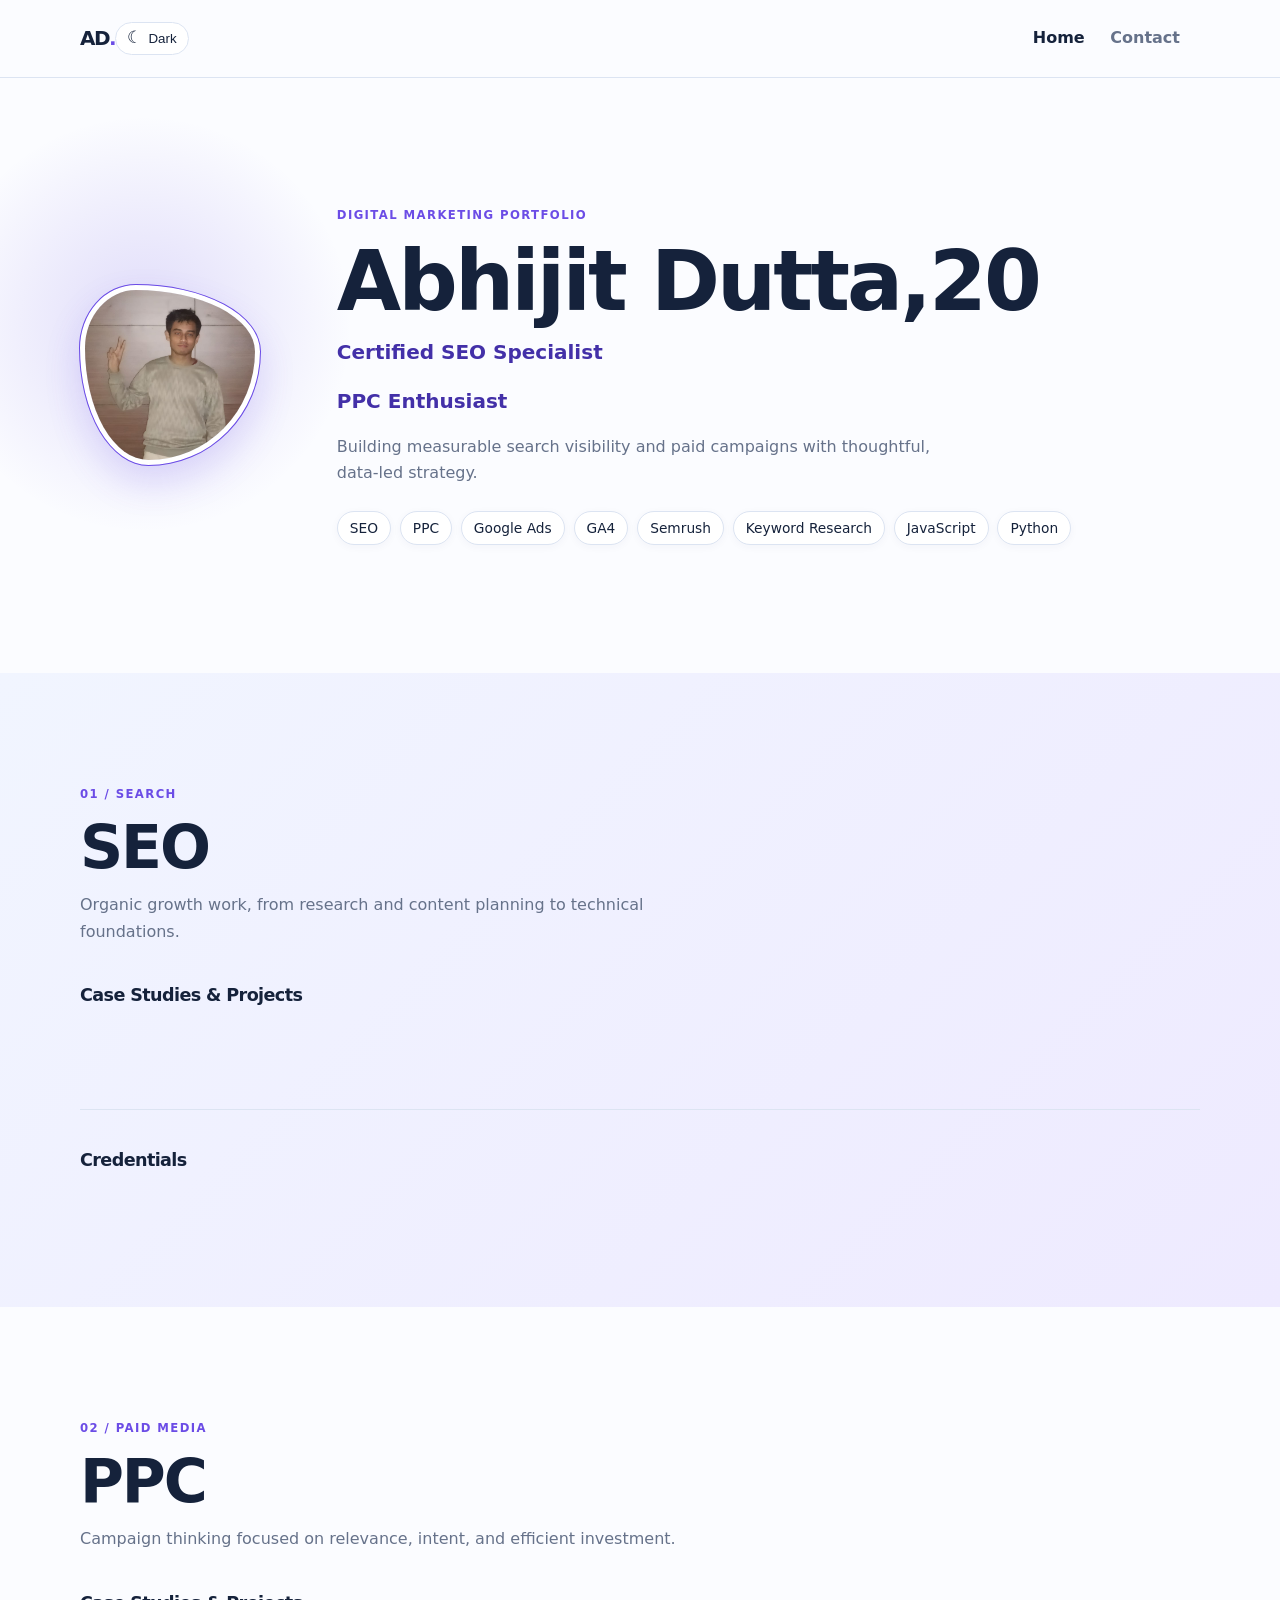
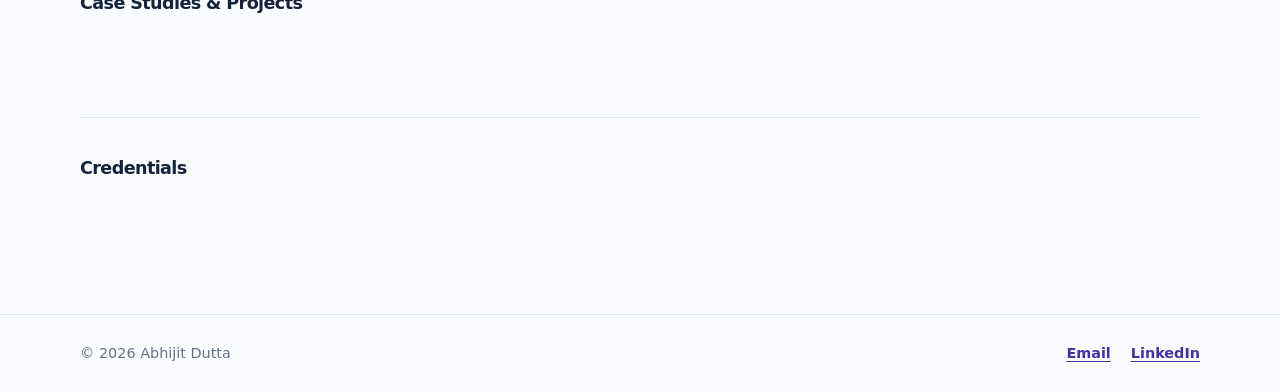
<file: index.html>
<!doctype html>
<html lang="en">

<head>
  <meta charset="UTF-8" />
  <meta name="viewport" content="width=device-width, initial-scale=1.0" />
  <meta name="description" content="Abhijit Dutta — SEO and PPC specialist portfolio." />
  <title>Abhijit Dutta | SEO & PPC</title>
  <link rel="stylesheet" href="css/style.css" />
  <script src="js/main.js" defer></script>
</head>

<body>
  <header class="site-header">
    <div class="container nav-wrap">
      <a class="brand" href="index.html" aria-label="Abhijit Dutta home">AD<span>.</span></a>
      <div class="header-actions">
        <button class="theme-toggle" type="button" aria-label="Switch to dark mode" aria-pressed="false"><span
            class="theme-icon" aria-hidden="true">☾</span><span class="theme-label">Dark</span></button>
        <button class="nav-toggle" type="button" aria-expanded="false" aria-controls="primary-nav">
          <span class="sr-only">Open navigation</span><span></span><span></span>
        </button>
      </div>
      <nav id="primary-nav" class="primary-nav" aria-label="Primary navigation">
        <a class="active" href="index.html">Home</a>
        <a href="contact.html">Contact</a>
      </nav>
    </div>
  </header>

  <main>
    <section class="hero container" aria-labelledby="page-title">
      <div class="profile-image-wrap">
        <img src="assets/pic_abhi.jpeg" alt="Abhijit Dutta" class="profile-image" />
      </div>
      <div class="hero-content">
        <p class="eyebrow">Digital Marketing Portfolio</p>
        <h1 id="page-title">Abhijit Dutta,20</h1>
        <p class="hero-title">Certified SEO Specialist</p>
        <p class="hero-title">PPC Enthusiast</p>
        <!--<p class="hero-title">SEO &amp; PPC Specialist</p>-->
        <p class="hero-intro">Building measurable search visibility and paid campaigns with thoughtful, data-led
          strategy.</p>
        <ul class="skill-list" aria-label="Skills">
          <li>SEO</li>
          <li>PPC</li>
          <li>Google Ads</li>
          <li>GA4</li>
          <li>Semrush</li>
          <li>Keyword Research</li>
          <li>JavaScript</li>
          <li>Python</li>


        </ul>
      </div>
    </section>

    <section class="expertise-section seo-section" id="seo" aria-labelledby="seo-title">
      <div class="container">
        <div class="section-heading">
          <p class="eyebrow">01 / Search</p>
          <h2 id="seo-title">SEO</h2>
          <p>Organic growth work, from research and content planning to technical foundations.</p>
        </div>
        <div class="subsection">
          <h3>Case Studies &amp; Projects</h3>
          <div class="card-grid">
            <!--  SEO CASE STUDIES AND PROJECTS
            <article class="card project-card">
              <p class="card-label">Case Study 01</p>
              <h4>Organic Growth Strategy</h4>
              <p>A placeholder overview of research, prioritisation, and a measurable search-growth opportunity.</p><a
                href="#">View More <span aria-hidden="true">→</span></a>
            </article>
            <article class="card project-card">
              <p class="card-label">Case Study 02</p>
              <h4>Technical SEO Audit</h4>
              <p>A concise placeholder for a site audit, key findings, and recommendations for improvement.</p><a
                href="#">View More <span aria-hidden="true">→</span></a>
            </article>
            <article class="card project-card">
              <p class="card-label">Case Study 03</p>
              <h4>Content Opportunity Map</h4>
              <p>A placeholder summary of keyword clustering and a content plan built around intent.</p><a href="#">View
                More <span aria-hidden="true">→</span></a>
            </article>-->
          </div>
        </div>
        <div class="subsection credentials">
          <h3>Credentials</h3>
          <div class="card-grid credential-grid">
            <!-- SEO CERTIFICATES 
            <article class="card credential-card"><img src="assets/images/cert-placeholder.jpg"
                alt="Certificate placeholder" />
              <div>
                <p class="card-label">Issuing Body</p>
                <h4>SEO Certificate Title</h4><a href="#">View More <span aria-hidden="true">→</span></a>
              </div>
            </article>
            <article class="card credential-card"><img src="assets/images/cert-placeholder.jpg"
                alt="Certificate placeholder" />
              <div>
                <p class="card-label">Issuing Body</p>
                <h4>Technical SEO Certificate</h4><a href="#">View More <span aria-hidden="true">→</span></a>
              </div>
            </article>
            <article class="card credential-card"><img src="assets/images/cert-placeholder.jpg"
                alt="Certificate placeholder" />
              <div>
                <p class="card-label">Issuing Body</p>
                <h4>Analytics Certificate Title</h4><a href="#">View More <span aria-hidden="true">→</span></a>
              </div>
            </article>-->
          </div>
        </div>
      </div>
    </section>

    <section class="expertise-section ppc-section" id="ppc" aria-labelledby="ppc-title">
      <div class="container">
        <div class="section-heading">
          <p class="eyebrow">02 / Paid Media</p>
          <h2 id="ppc-title">PPC</h2>
          <p>Campaign thinking focused on relevance, intent, and efficient investment.</p>
        </div>
        <div class="subsection">
          <h3>Case Studies &amp; Projects</h3>
          <div class="card-grid">
            <!-- PPC CASE STUDIES AND PROJECTS
            <article class="card project-card">
              <p class="card-label">Case Study 01</p>
              <h4>Google Ads Account Review</h4>
              <p>A placeholder review of account structure, search terms, and optimisation opportunities.</p><a
                href="#">View More <span aria-hidden="true">→</span></a>
            </article>
            <article class="card project-card">
              <p class="card-label">Case Study 02</p>
              <h4>Paid Search Campaign Plan</h4>
              <p>A concise placeholder for a campaign plan shaped around goals, audiences, and budget.</p><a
                href="#">View More <span aria-hidden="true">→</span></a>
            </article>
            <article class="card project-card">
              <p class="card-label">Case Study 03</p>
              <h4>Performance Reporting</h4>
              <p>A placeholder summary of reporting that turns campaign data into practical next steps.</p><a
                href="#">View More <span aria-hidden="true">→</span></a>
            </article>-->
          </div>
        </div>
        <div class="subsection credentials">
          <h3>Credentials</h3>
          <div class="card-grid credential-grid">
            <!-- PPC CERTIFICATES-->
            <!----
            <article class="card credential-card"><img src="assets/images/cert-placeholder.jpg"
                alt="Certificate placeholder" />
              <div>
                <p class="card-label">Issuing Body</p>
                <h4>Google Ads Certificate</h4><a href="#">View More <span aria-hidden="true">→</span></a>
              </div>
            </article>
            <article class="card credential-card"><img src="assets/images/cert-placeholder.jpg"
                alt="Certificate placeholder" />
              <div>
                <p class="card-label">Issuing Body</p>
                <h4>PPC Certificate Title</h4><a href="#">View More <span aria-hidden="true">→</span></a>
              </div>
            </article>
            <article class="card credential-card"><img src="assets/images/cert-placeholder.jpg"
                alt="Certificate placeholder" />
              <div>
                <p class="card-label">Issuing Body</p>
                <h4>Analytics Certificate Title</h4><a href="#">View More <span aria-hidden="true">→</span></a>
              </div>
            </article>
            <article class="card credential-card"><img src="assets/images/cert-placeholder.jpg"
                alt="Certificate placeholder" />
              <div>
                <p class="card-label">Issuing Body</p>
                <h4>PPC Certificate Title</h4><a href="#">View More <span aria-hidden="true">→</span></a>
              </div>
            -->
          </div>
        </div>
      </div>
    </section>
  </main>
  <footer class="site-footer">
    <div class="container">
      <p>© <span id="year"></span> Abhijit Dutta</p>
      <div><a href="#">Email</a><a href="#">LinkedIn</a></div>
    </div>
  </footer>
</body>

</html>
</file>
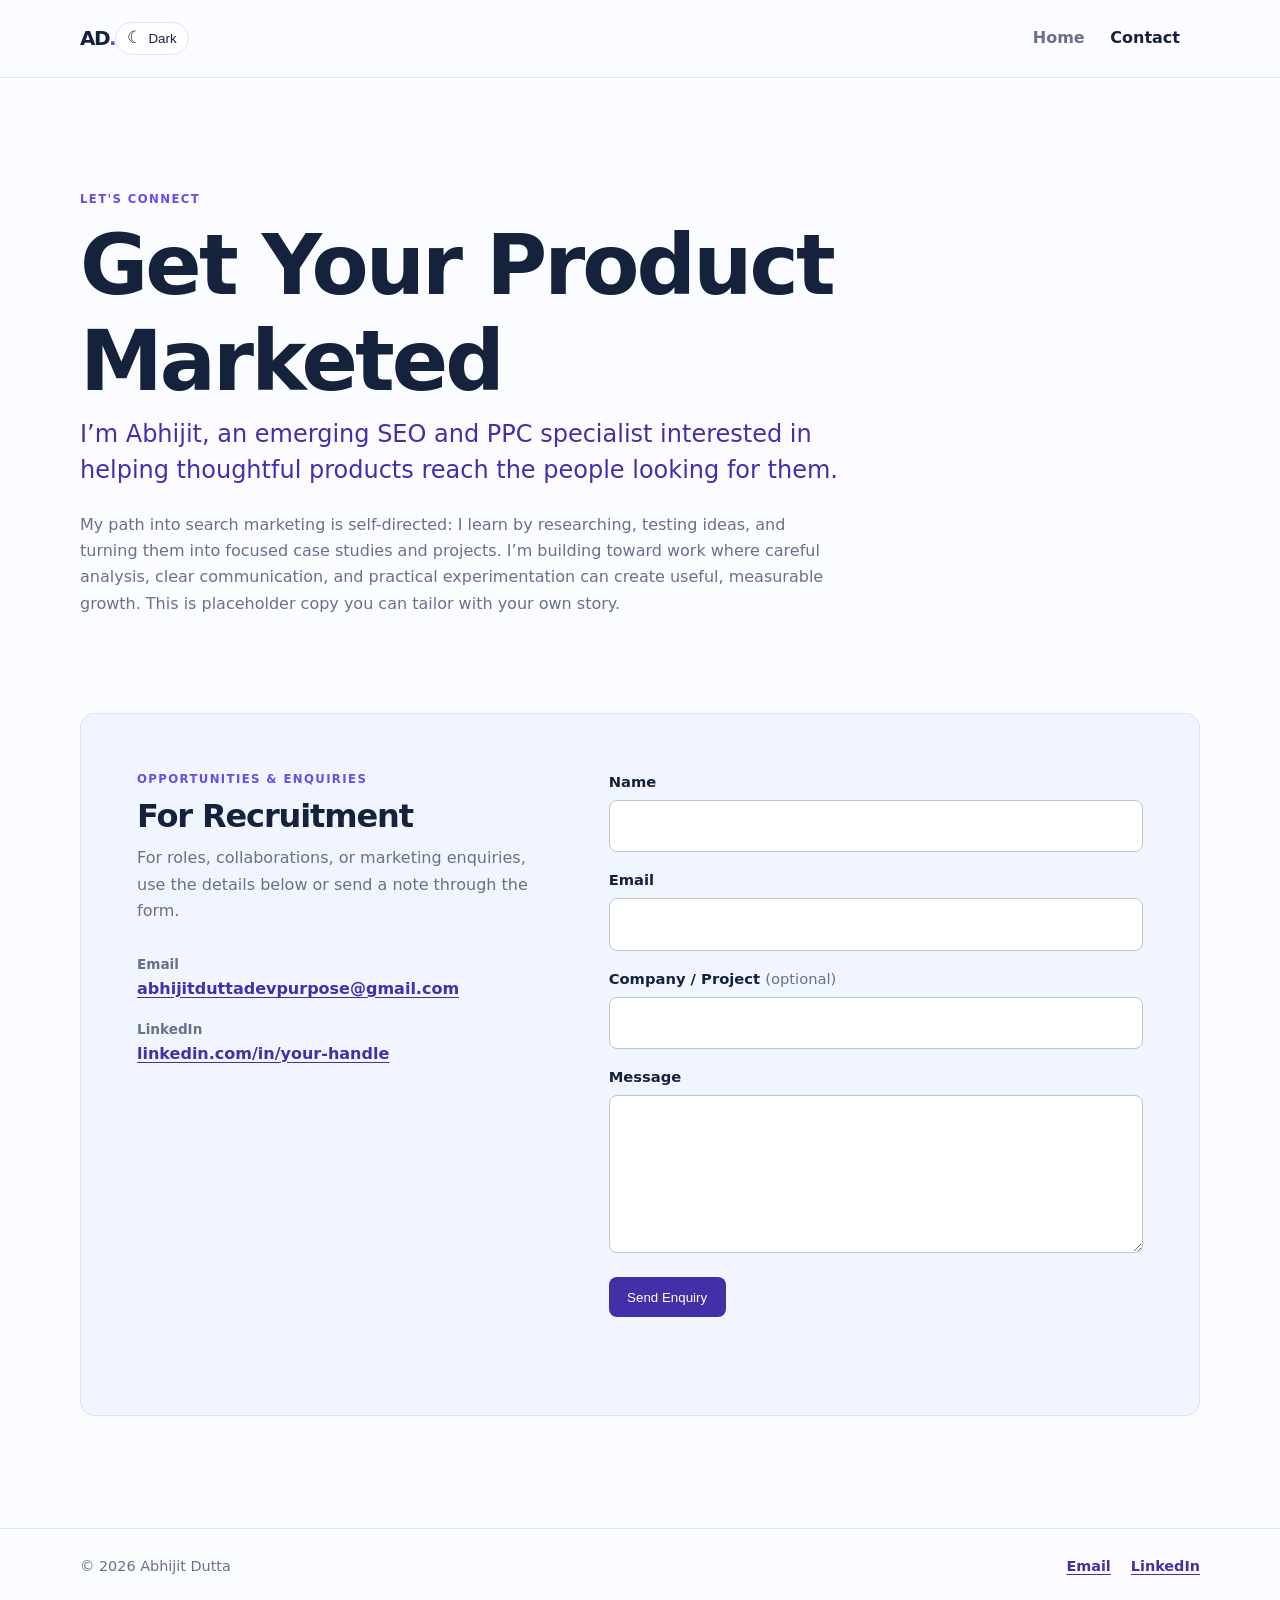
<file: contact.html>
<!doctype html>
<html lang="en">
  <head>
    <meta charset="UTF-8" /><meta name="viewport" content="width=device-width, initial-scale=1.0" />
    <meta name="description" content="Contact Abhijit Dutta for SEO and PPC opportunities." />
    <title>Contact | Abhijit Dutta</title><link rel="stylesheet" href="css/style.css" /><script src="js/main.js" defer></script>
  </head>
  <body>
    <header class="site-header"><div class="container nav-wrap"><a class="brand" href="index.html" aria-label="Abhijit Dutta home">AD<span>.</span></a><div class="header-actions"><button class="theme-toggle" type="button" aria-label="Switch to dark mode" aria-pressed="false"><span class="theme-icon" aria-hidden="true">☾</span><span class="theme-label">Dark</span></button><button class="nav-toggle" type="button" aria-expanded="false" aria-controls="primary-nav"><span class="sr-only">Open navigation</span><span></span><span></span></button></div><nav id="primary-nav" class="primary-nav" aria-label="Primary navigation"><a href="index.html">Home</a><a class="active" href="contact.html">Contact</a></nav></div></header>
    <main class="contact-page container">
      <section class="contact-intro" aria-labelledby="contact-title"><p class="eyebrow">Let's connect</p><h1 id="contact-title">Get Your Product Marketed</h1><p class="lead">I’m Abhijit, an emerging SEO and PPC specialist interested in helping thoughtful products reach the people looking for them.</p><p>My path into search marketing is self-directed: I learn by researching, testing ideas, and turning them into focused case studies and projects. I’m building toward work where careful analysis, clear communication, and practical experimentation can create useful, measurable growth. This is placeholder copy you can tailor with your own story.</p></section>
      <section class="recruitment-card" aria-labelledby="recruitment-title"><div><p class="eyebrow">Opportunities &amp; enquiries</p><h2 id="recruitment-title">For Recruitment</h2><p>For roles, collaborations, or marketing enquiries, use the details below or send a note through the form.</p><ul class="contact-details"><li><span>Email</span><a href="mailto:abhijitduttadevpurpose@gmail.com">abhijitduttadevpurpose@gmail.com</a></li><li><span>LinkedIn</span><a href="https://linkedin.com/in/your-handle">linkedin.com/in/your-handle</a></li></ul></div>
        <form id="contact-form" novalidate><div class="field"><label for="name">Name</label><input id="name" name="name" required autocomplete="name" /></div><div class="field"><label for="email">Email</label><input id="email" name="email" type="email" required autocomplete="email" /></div><div class="field"><label for="company">Company / Project <span>(optional)</span></label><input id="company" name="company" autocomplete="organization" /></div><div class="field"><label for="message">Message</label><textarea id="message" name="message" required rows="5"></textarea></div><button class="button" type="submit">Send Enquiry</button><p id="form-message" class="form-message" role="status" aria-live="polite"></p></form>
      </section>
    </main>
    <footer class="site-footer"><div class="container"><p>© <span id="year"></span> Abhijit Dutta</p><div><a href="#">Email</a><a href="#">LinkedIn</a></div></div></footer>
  </body>
</html>
</file>
<file: css/style.css>
:root { --ink:#172321; --muted:#61706c; --paper:#fcfcfa; --wash:#f0f4f1; --line:#dce4df; --accent:#1f6b55; --accent-dark:#14503f; --white:#fff; --radius:14px; --shadow:0 10px 30px rgba(23,35,33,.06); --space-1:.5rem; --space-2:1rem; --space-3:1.5rem; --space-4:2.5rem; --space-5:4.5rem; --max:1120px; }
* { box-sizing:border-box; } html { scroll-behavior:smooth; } body { margin:0; color:var(--ink); background:var(--paper); font:400 16px/1.65 Inter, ui-sans-serif, system-ui, -apple-system, BlinkMacSystemFont, "Segoe UI", sans-serif; } h1,h2,h3,h4,p { margin-top:0; } h1,h2,h3,h4 { line-height:1.15; letter-spacing:-.035em; } h1 { font-size:clamp(2.6rem,7vw,5.2rem); margin-bottom:.4rem; } h2 { font-size:clamp(2.25rem,5vw,3.75rem); margin-bottom:.65rem; } h3 { font-size:1.1rem; margin-bottom:var(--space-3); } h4 { font-size:1.25rem; margin-bottom:.65rem; } a { color:var(--accent-dark); text-underline-offset:3px; } a:hover { color:var(--accent); } img { max-width:100%; } .container { width:min(calc(100% - 2.5rem),var(--max)); margin-inline:auto; }.sr-only{position:absolute;width:1px;height:1px;padding:0;margin:-1px;overflow:hidden;clip:rect(0,0,0,0);white-space:nowrap;border:0}
.site-header { border-bottom:1px solid var(--line); background:rgba(252,252,250,.92); position:sticky; top:0; z-index:10; backdrop-filter:blur(12px); }.nav-wrap,.site-footer .container { min-height:4.8rem; display:flex; align-items:center; justify-content:space-between; }.brand { color:var(--ink); font-size:1.25rem; font-weight:800; text-decoration:none; letter-spacing:-.08em; }.brand span { color:var(--accent); }.primary-nav { display:flex; gap:1.6rem; }.primary-nav a { color:var(--muted); font-weight:600; text-decoration:none; }.primary-nav a.active,.primary-nav a:hover { color:var(--ink); }.nav-toggle { display:none; }
.hero { padding-block:clamp(4rem,11vw,8rem); display:grid; grid-template-columns:180px 1fr; gap:clamp(2rem,6vw,5rem); align-items:center; }.profile-image-wrap { width:180px; height:180px; overflow:hidden; border-radius:50%; background:var(--wash); border:1px solid var(--line); }.profile-image { width:100%; height:100%; object-fit:cover; color:var(--muted); }.eyebrow,.card-label { margin-bottom:.55rem; color:var(--accent); font-size:.73rem; font-weight:800; letter-spacing:.12em; text-transform:uppercase; }.hero-title { margin-bottom:var(--space-2); font-size:1.25rem; color:var(--accent-dark); font-weight:700; }.hero-intro { max-width:600px; color:var(--muted); }.skill-list { display:flex; flex-wrap:wrap; gap:.55rem; list-style:none; padding:0; margin:var(--space-3) 0 0; }.skill-list li { padding:.28rem .7rem; border:1px solid var(--line); border-radius:999px; color:#40504b; font-size:.86rem; background:var(--white); }
.expertise-section { padding-block:clamp(4rem,9vw,7rem); }.seo-section { background:var(--wash); }.ppc-section { background:var(--paper); }.section-heading { max-width:630px; margin-bottom:var(--space-4); }.section-heading > p:last-child { color:var(--muted); }.subsection + .subsection { margin-top:clamp(3rem,7vw,5rem); }.card-grid { display:grid; grid-template-columns:repeat(3,1fr); gap:1.2rem; }.card { display:flex; flex-direction:column; padding:1.5rem; min-height:225px; border:1px solid var(--line); border-radius:var(--radius); background:var(--white); box-shadow:0 1px 0 rgba(23,35,33,.02); transition:transform .2s ease,box-shadow .2s ease,border-color .2s ease; }.card:hover { transform:translateY(-4px); border-color:#b9ccc3; box-shadow:var(--shadow); }.card p:not(.card-label) { color:var(--muted); margin-bottom:1.35rem; }.card a { margin-top:auto; width:max-content; font-weight:750; text-decoration:none; }.card a span { display:inline-block; transition:transform .18s ease; }.card a:hover span { transform:translateX(4px); }.credentials { border-top:1px solid var(--line); padding-top:var(--space-4); }.credential-card { min-height:0; flex-direction:row; align-items:center; gap:1rem; }.credential-card img { width:65px; height:65px; flex:0 0 65px; object-fit:cover; border:1px solid var(--line); border-radius:8px; background:var(--wash); }.credential-card h4 { font-size:1rem; margin-bottom:.7rem; }.credential-card .card-label { margin-bottom:.2rem; }.credential-card a { margin-top:0; font-size:.92rem; }
.contact-page { padding-block:clamp(4rem,9vw,7rem); }.contact-intro { max-width:760px; }.lead { font-size:clamp(1.2rem,2.5vw,1.5rem); line-height:1.5; color:var(--accent-dark); }.contact-intro > p:last-child { color:var(--muted); }.recruitment-card { display:grid; grid-template-columns:.85fr 1.15fr; gap:clamp(2rem,6vw,5rem); margin-top:clamp(3rem,8vw,6rem); padding:clamp(1.5rem,5vw,3.5rem); border:1px solid var(--line); border-radius:var(--radius); background:var(--wash); }.recruitment-card h2 { font-size:2rem; }.recruitment-card > div > p:not(.eyebrow) { color:var(--muted); }.contact-details { padding:0; margin:1.8rem 0 0; list-style:none; }.contact-details li + li { margin-top:1rem; }.contact-details span { display:block; color:var(--muted); font-size:.85rem; font-weight:700; }.contact-details a { font-weight:700; overflow-wrap:anywhere; }.field { margin-bottom:1rem; }.field label { display:block; margin-bottom:.35rem; font-size:.92rem; font-weight:700; }.field label span { color:var(--muted); font-weight:400; } input,textarea { width:100%; padding:.75rem .85rem; border:1px solid #bdcac4; border-radius:8px; background:var(--white); color:var(--ink); font:inherit; } input:focus,textarea:focus { outline:3px solid rgba(31,107,85,.16); border-color:var(--accent); }.button { border:0; border-radius:8px; padding:.78rem 1.15rem; color:var(--white); background:var(--accent-dark); font:700 .95rem inherit; cursor:pointer; transition:background .18s ease,transform .18s ease; }.button:hover { transform:translateY(-1px); background:var(--accent); }.form-message { min-height:1.6em; margin:1rem 0 0; color:var(--accent-dark); font-weight:650; }.form-message.error { color:#a23737; }
.site-footer { border-top:1px solid var(--line); }.site-footer p { margin:0; color:var(--muted); font-size:.9rem; }.site-footer div div { display:flex; gap:1.25rem; }.site-footer a { font-size:.9rem; font-weight:700; }
@media (max-width:700px) { .nav-toggle { width:42px; height:42px; display:grid; place-content:center; gap:5px; padding:0; border:1px solid var(--line); border-radius:8px; background:var(--white); cursor:pointer; }.nav-toggle > span:not(.sr-only) { display:block; width:18px; height:2px; background:var(--ink); }.primary-nav { display:none; position:absolute; top:4.8rem; right:1.25rem; left:1.25rem; padding:1rem; border:1px solid var(--line); border-radius:10px; background:var(--white); box-shadow:var(--shadow); }.primary-nav.open { display:grid; gap:.8rem; }.hero { grid-template-columns:1fr; gap:1.75rem; }.profile-image-wrap { width:130px; height:130px; }.card-grid,.recruitment-card { grid-template-columns:1fr; }.site-footer .container { min-height:6.5rem; }.credential-card { min-height:0; } }
@media (min-width:701px) and (max-width:900px) { .card-grid { grid-template-columns:repeat(2,1fr); }.card-grid > :last-child { grid-column:span 2; } }

/* Enhanced visual theme and dark-mode palette */
:root { --ink:#15223b; --muted:#66728a; --paper:#fbfcff; --wash:#f1f5ff; --line:#dce4f2; --accent:#6b4ce6; --accent-dark:#4330a8; --white:#fff; --accent-soft:#eeeaff; --hero-glow:rgba(99,72,226,.18); --shadow:0 14px 34px rgba(42,48,98,.1); }
[data-theme="dark"] { --ink:#eef2ff; --muted:#adb7ce; --paper:#111629; --wash:#181f37; --line:#303954; --accent:#ae9cff; --accent-dark:#c4b8ff; --white:#1c243d; --accent-soft:#29234c; --hero-glow:rgba(120,83,255,.27); --shadow:0 16px 40px rgba(0,0,0,.27); }
body { transition:background .25s ease,color .25s ease; }
.site-header { background:color-mix(in srgb,var(--paper) 90%,transparent); }
.header-actions { display:flex; align-items:center; gap:.7rem; }
.primary-nav { margin-left:auto; margin-right:1.25rem; }
.theme-toggle { display:flex; align-items:center; gap:.4rem; padding:.45rem .7rem; border:1px solid var(--line); border-radius:999px; color:var(--ink); background:var(--white); font:700 .78rem inherit; cursor:pointer; }
.theme-toggle:hover { border-color:var(--accent); color:var(--accent); }.theme-icon { font-size:1.05rem; line-height:1; }
.hero { position:relative; isolation:isolate; }.hero::before { content:""; position:absolute; z-index:-1; width:420px; height:420px; top:6%; left:-13%; border-radius:50%; background:radial-gradient(circle,var(--hero-glow),transparent 70%); pointer-events:none; }
.profile-image-wrap { border-radius:31% 69% 62% 38% / 35% 37% 63% 65%; background:linear-gradient(135deg,var(--accent-soft),var(--wash)); border:5px solid var(--white); outline:1px solid var(--accent); box-shadow:0 18px 36px var(--hero-glow); }
.skill-list li { color:var(--ink); padding:.3rem .75rem; box-shadow:0 2px 8px rgba(40,45,90,.04); }
.seo-section { background:linear-gradient(135deg,var(--wash),var(--accent-soft)); }.project-card:first-child { border-top:3px solid var(--accent); }.card:hover { transform:translateY(-5px); border-color:var(--accent); }.credential-card img { border-radius:12px; background:var(--accent-soft); }
@media (max-width:700px) { .primary-nav { margin:0; } }
</file>
